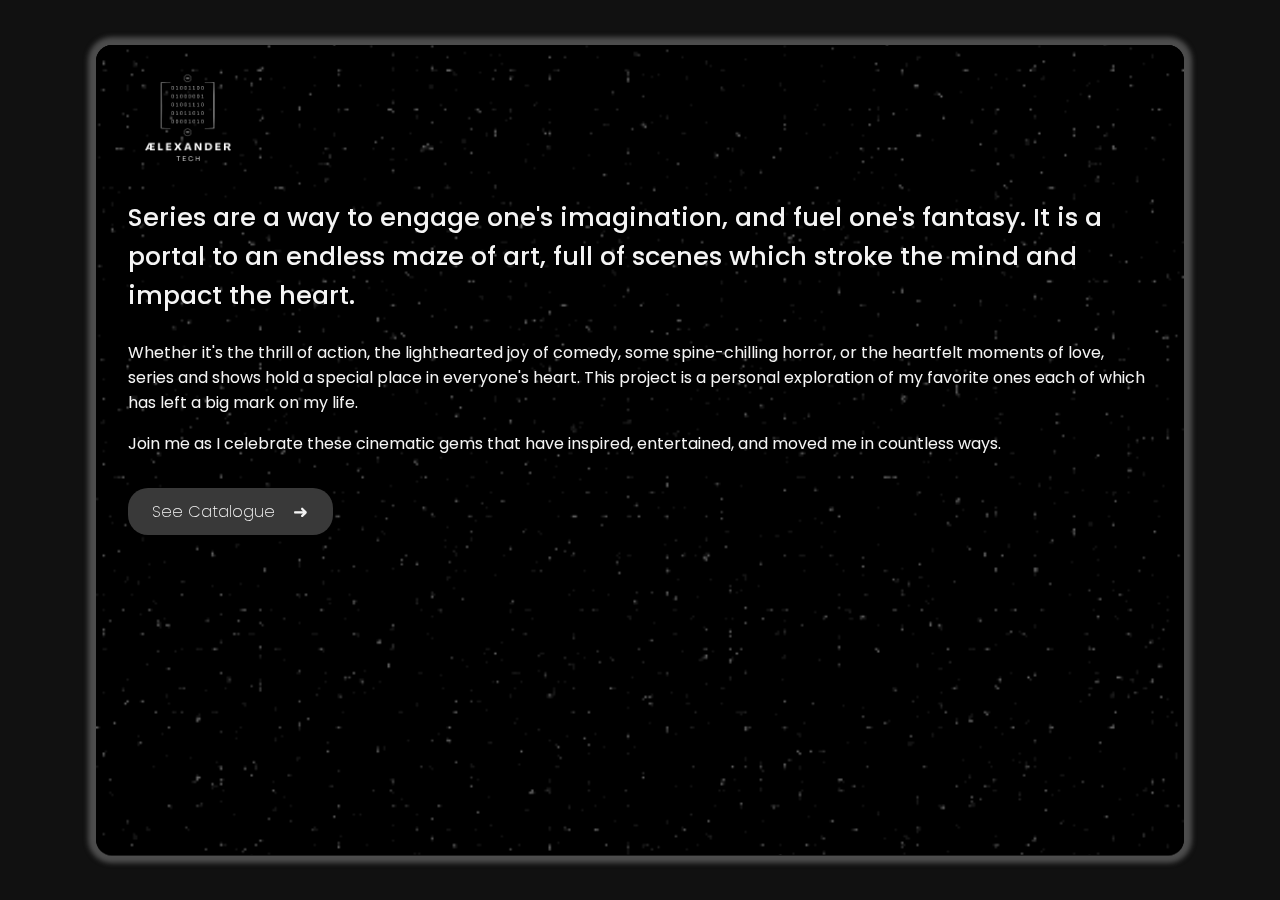
<file: index.html>
<!DOCTYPE html>
<html lang="en">
    <head>
        <meta charset="UTF-8">
        <meta name="viewport" content="width=device-width, initial-scale=1.0">
        <link rel = "stylesheet" href = "./css/main.css"> <!-- main design -->
        <link rel = "stylesheet" href = "./css/fonts.css"> <!-- font definitions -->
        <link rel="preconnect" href="https://fonts.googleapis.com">
        <link rel="preconnect" href="https://fonts.gstatic.com" crossorigin>
        <link href="https://fonts.googleapis.com/css2?family=Nunito:ital,wght@0,200..1000;1,200..1000&family=Poppins:ital,wght@0,100;0,200;0,300;0,400;0,500;0,600;0,700;0,800;0,900;1,100;1,200;1,300;1,400;1,500;1,600;1,700;1,800;1,900&display=swap" rel="stylesheet">
        <style>
            .content-item {
                background-image:url('./assets/starry-sky.gif');  /* Edit this per page.*/
            }

            .dark-container {
                background-color: #00000098; /*adjust here for container brightness/darkness. Higher values at the end darkens more the container. */
                height: inherit;
                padding-bottom: 1px;
            }
        </style>
    </head>
<body class = "poppins-extralight">
    <div class = "content-item">
        <div class = "dark-container">
            <section class = "navbar">
                <div class = "navbar-item-1">
                    <a href = "index.html">
                        <img src = "assets/aelexander-white-nobg.png" width = "120" height = "120" />
                    </a>
                </div>
            </section>
            <section class = "content">  
                <p class = "heading poppins-medium"> Series are a way to engage one's imagination, and fuel one's fantasy. It is a portal to
                    an endless maze of art, full of scenes which stroke the mind and impact the heart. </p>
                    
                <p> Whether it's the thrill of action, the lighthearted joy of comedy, some spine-chilling horror,  
                    or the heartfelt moments of love, series and shows hold a special place in everyone's heart. 
                    This project is a personal exploration of my favorite ones 
                    each of which has left a big mark on my life. </p>
                    
                <p> Join me as I celebrate these cinematic gems that have inspired, entertained, and moved me 
                    in countless ways.</p>    

                <a id = "catalogue-link" href = "catalogue.html"> 
                    See Catalogue 
                    <span id = "catalogue-link" style = "margin-left: 6px; font-size: 1.10rem;"> ➜ </span>                
                </a>     
            </section>
        </div>
    </div>
</body>
</file>
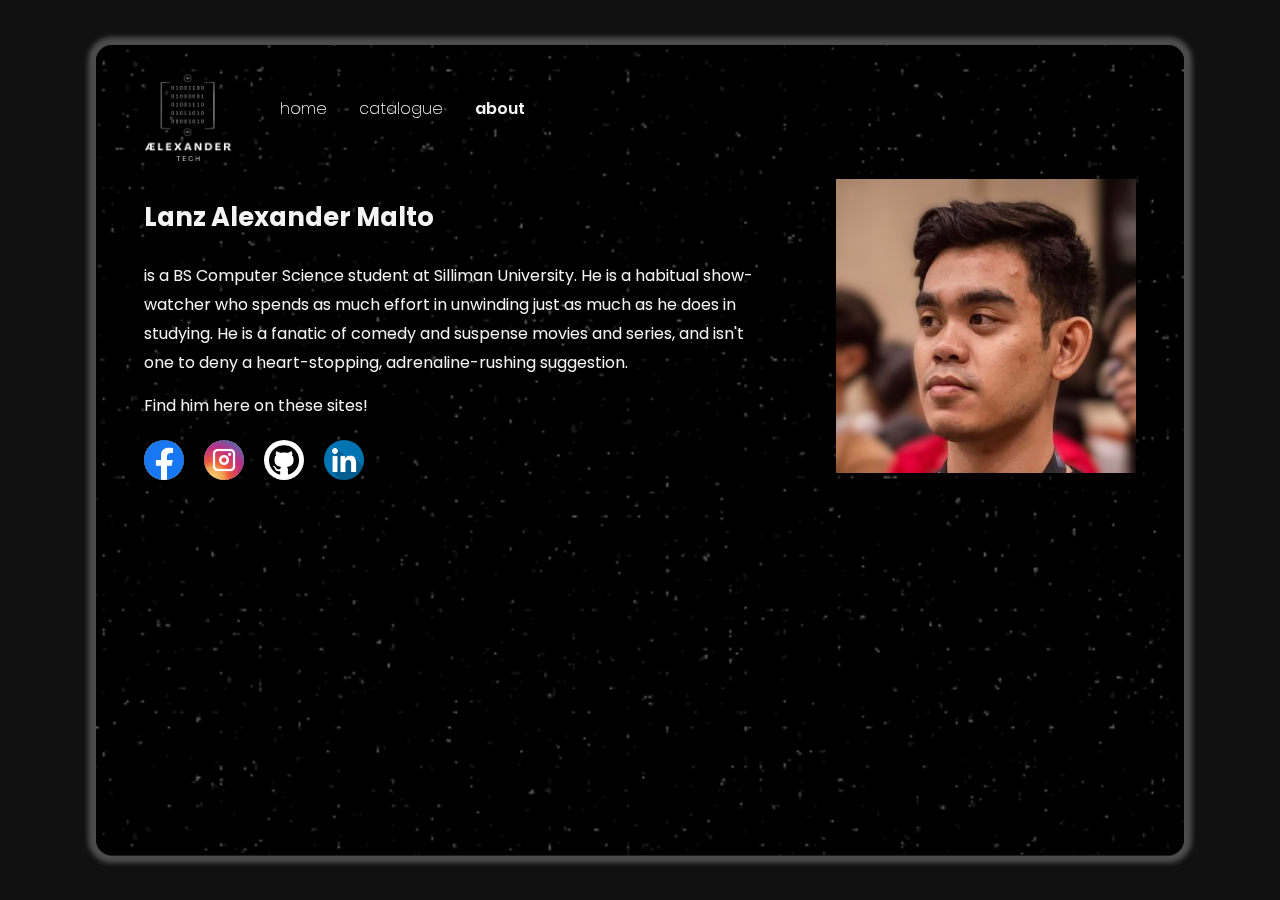
<file: about.html>
<!DOCTYPE html>
<html lang="en">
    <head>
        <meta charset="UTF-8">
        <meta name="viewport" content="width=device-width, initial-scale=1.0">
        <link rel = "stylesheet" href = "./css/main.css"> <!-- main design -->
        <link rel = "stylesheet" href = "./css/fonts.css"> <!-- font definitions -->
        <link rel="preconnect" href="https://fonts.googleapis.com">
        <link rel="preconnect" href="https://fonts.gstatic.com" crossorigin>
        <link href="https://fonts.googleapis.com/css2?family=Nunito:ital,wght@0,200..1000;1,200..1000&family=Poppins:ital,wght@0,100;0,200;0,300;0,400;0,500;0,600;0,700;0,800;0,900;1,100;1,200;1,300;1,400;1,500;1,600;1,700;1,800;1,900&display=swap" rel="stylesheet">
        <style>
            .content-item {
                background-image:url('./assets/starry-sky.gif');  /* Edit this per page.*/
            }

            .dark-container {
                background-color: #00000098; /*adjust here for container brightness/darkness. Higher values at the end darkens more the container. */
                height: inherit;
                padding-bottom: 1px;
            }

            div.icon-group>div:nth-child(1) { background-image: url('./assets/fb-icon.png'); }
            div.icon-group>div:nth-child(2) { background-image: url('./assets/ig-icon.png'); }
            div.icon-group>div:nth-child(3) { background-image: url('./assets/gh-icon.png'); }
            div.icon-group>div:nth-child(4) { background-image: url('./assets/li-icon.png'); }

            div.icon-group > div:hover {transform: scale(1.15);}
        </style>
    </head>
<body class = "poppins-extralight">
    <div class = "content-item">
        <div class = "dark-container">
            <section class = "navbar">
                <div class = "navbar-item-1">
                    <a href = "index.html">
                        <img src = "assets/aelexander-white-nobg.png" width = "120" height = "120" />
                    </a>
                </div>
                <div class = "navbar-item-2"><a href = "index.html">home</a></div>
                <div class = "navbar-item-3" style = "display: flex; gap: 10px;">
                    <a href = "catalogue.html" class = "navbar-item-3">catalogue</a>    
                </div>
                <div class = "navbar-item-4"><a href = "about.html" class = "active">about</a></div>
            </section>
            <section class = "content about-content" style = "padding: 0 1rem;">  
                <img src = "./assets/lanz.jpg" height = "75%" width = "300" alt = "An image of Lanz Alexander Malto."/>
                <div class = "text">
                    <p class = "heading"> Lanz Alexander Malto </p>
                        
                    <p style = "line-height: 1.8;"> is a BS Computer Science student at Silliman University. He is a habitual show-watcher who spends 
                        as much effort in unwinding just as much as he does in studying. He is a fanatic of comedy and 
                        suspense movies and series, and isn't one to deny a heart-stopping, adrenaline-rushing suggestion. </p>
                        
                    <p> Find him here on these sites! </p>
                    
                    <div class = "icon-group" style = "padding-top: 6px;">
                        <div class="item-1">
                            <a href = "https://www.facebook.com/Lance.the.Gallade"></a>
                        </div>
                        <div class="item-2">
                            <a href = "https://www.instagram.com/saccharine__7393?igsh=M3J6Znh5Z2dqdjZu"></a>
                        </div>
                        <div class="item-3">
                            <a href = "https://github.com/8-MrAlex-8"></a>
                        </div>
                        <div class="item-4">
                            <a href = "https://www.linkedin.com/in/lanz-alexander-malto/"></a>
                        </div>
                    </div>
                </div>
            </section>
        </div>
    </div>
</body>
</file>
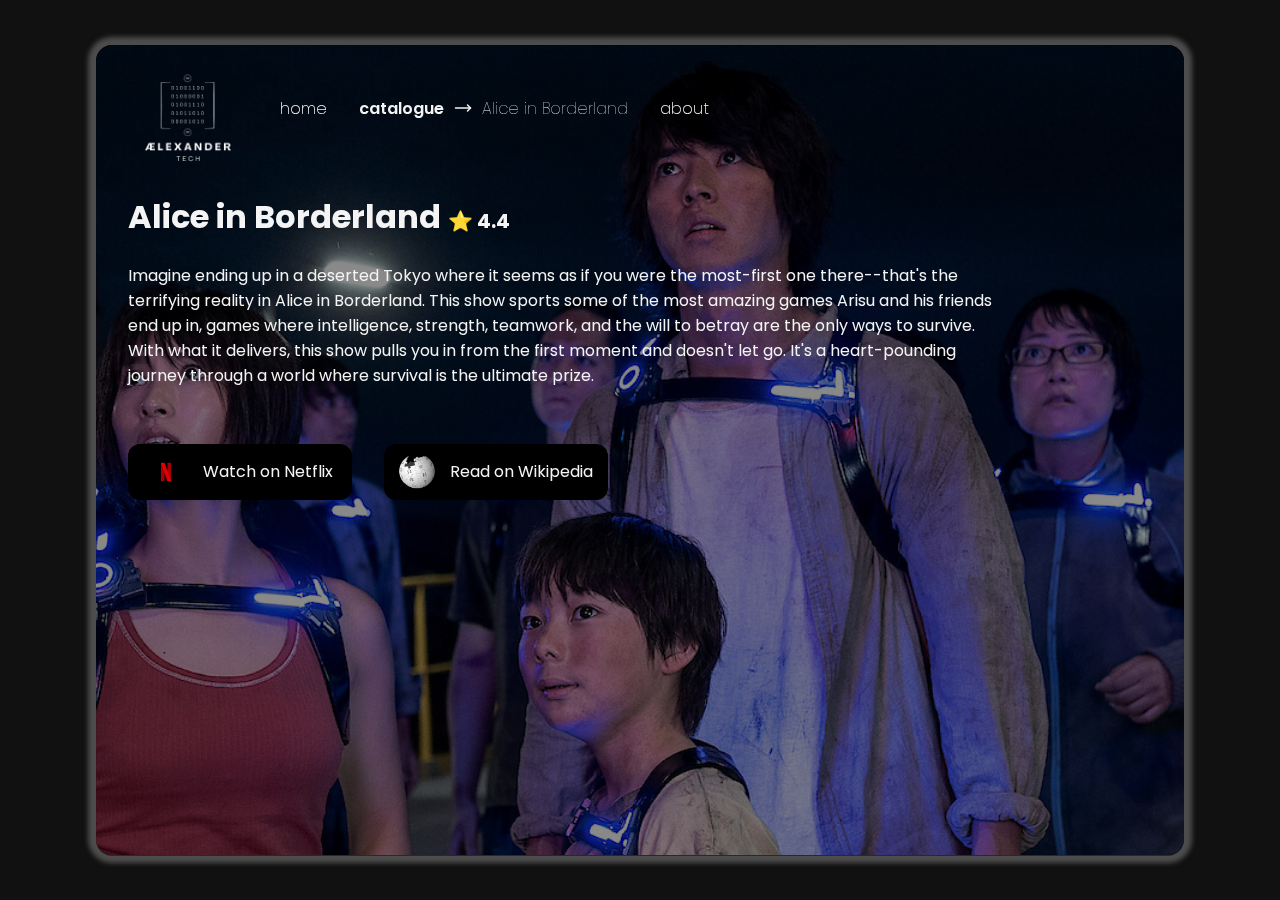
<file: alice-borderland.html>
<!DOCTYPE html>
<html lang="en">
    <head>
        <meta charset="UTF-8">
        <meta name="viewport" content="width=device-width, initial-scale=1.0">
        <title>Movie Ranking</title>
        <link rel = "stylesheet" href = "./css/main.css"> <!-- main design -->
        <link rel = "stylesheet" href = "./css/fonts.css"> <!-- font definitions -->
        <link rel="preconnect" href="https://fonts.googleapis.com">
        <link rel="preconnect" href="https://fonts.gstatic.com" crossorigin>
        <link href="https://fonts.googleapis.com/css2?family=Nunito:ital,wght@0,200..1000;1,200..1000&family=Poppins:ital,wght@0,100;0,200;0,300;0,400;0,500;0,600;0,700;0,800;0,900;1,100;1,200;1,300;1,400;1,500;1,600;1,700;1,800;1,900&display=swap" rel="stylesheet">
        <style>
            .content-item {
                background-image:url('./assets/alice-borderland-cover.jpg');  /* Edit this per page.*/
            }

            .dark-container {
                background-color: #00000075; /*adjust here for container brightness/darkness. Higher values at the end darkens more the container. */
                height: inherit;
                padding-bottom: 1px;
            }
        </style>
    </head>
<body class = "poppins-extralight">
    <div class = "content-item">
        <div class = "dark-container">
            <section class = "navbar">
                <div class = "navbar-item-1">
                    <a href = "index.html">
                        <img src = "assets/aelexander-white-nobg.png" width = "120" height = "120" />
                    </a>
                </div>
                <div class = "navbar-item-2"><a href = "index.html">home</a></div>
                <div class = "navbar-item-3" style = "display: flex; gap: 10px;">
                    <a href = "catalogue.html" class = "navbar-item-3 active">catalogue</a>    
                    <svg xmlns="http://www.w3.org/2000/svg" width="18" height="24" viewBox="0 0 24 24" fill="none" stroke="currentColor" stroke-width="2" stroke-linecap="round" stroke-linejoin="round" class="lucide lucide-move-right"><path d="M18 8L22 12L18 16"/><path d="M2 12H22"/></svg>                    
                    <div class = "current-show">Alice in Borderland</div>
                </div>
                <div class = "navbar-item-4"><a href = "about.html">about</a></div>
            </section>
            <section class = "body">  
                <h1 class = "title"> Alice in Borderland <span id = "ranking"> ⭐ 4.4 </span></h1>
                <p class = "synopsis">
                    Imagine ending up in a deserted Tokyo where it seems as if you were the most-first 
                    one there--that's the terrifying reality in Alice in Borderland. This show sports
                    some of the most amazing games Arisu and his friends end up in, games where 
                    intelligence, strength, teamwork, and the will to betray are the only ways to survive. 
                    With what it delivers, this show pulls you in from the first moment and doesn't let go. 
                    It's a heart-pounding journey through a world where survival is the ultimate prize.
                </p>
            </section>
            <section class = "button-group">
                <div class = "button-container-netflix">
                    <div class = "button-logo-netflix"></div>
                    <p><a href = "https://www.netflix.com/ph-en/title/80200575" target="_blank">Watch on Netflix</a></p>
                </div>
                <div class = "button-container-wikipedia">
                    <div class = "button-logo-wikipedia"></div>
                    <p><a href = "https://en.wikipedia.org/wiki/Alice_in_Borderland_(TV_series)" target="_blank">Read on Wikipedia</a></p>
                </div>
            </section>
        </div>
    </div>
</body>
</html>
</file>
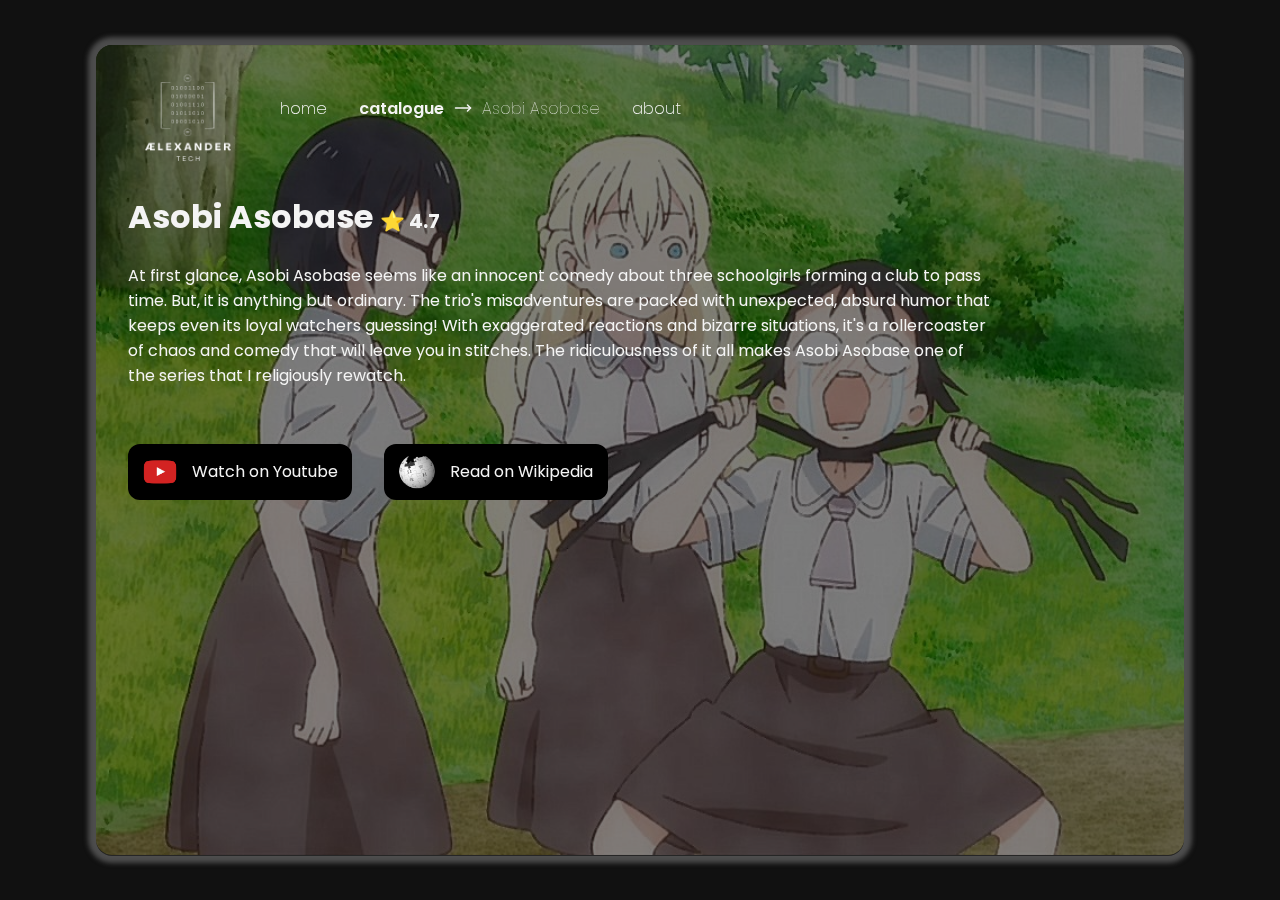
<file: asobi-asobase.html>
<!DOCTYPE html>
<html lang="en">
    <head>
        <meta charset="UTF-8">
        <meta name="viewport" content="width=device-width, initial-scale=1.0">
        <title>Movie Ranking</title>
        <link rel = "stylesheet" href = "./css/main.css"> <!-- main design -->
        <link rel = "stylesheet" href = "./css/fonts.css"> <!-- font definitions -->
        <link rel="preconnect" href="https://fonts.googleapis.com">
        <link rel="preconnect" href="https://fonts.gstatic.com" crossorigin>
        <link href="https://fonts.googleapis.com/css2?family=Nunito:ital,wght@0,200..1000;1,200..1000&family=Poppins:ital,wght@0,100;0,200;0,300;0,400;0,500;0,600;0,700;0,800;0,900;1,100;1,200;1,300;1,400;1,500;1,600;1,700;1,800;1,900&display=swap" rel="stylesheet">
        <style>
            .content-item {
                background-image:url('./assets/asobi-asobase-cover.jpg');  /* Edit this per page.*/
            }

            .dark-container {
                background-color: #00000080; /*adjust here for container brightness/darkness. Higher values at the end darkens more the container. */
                height: inherit;
                padding-bottom: 1px;
            }
        </style>
    </head>
<body class = "poppins-extralight">
    <div class = "content-item">
        <div class = "dark-container">
            <section class = "navbar">
                <div class = "navbar-item-1">
                    <a href = "index.html">
                        <img src = "assets/aelexander-white-nobg.png" width = "120" height = "120" />
                    </a>
                </div>
                <div class = "navbar-item-2"><a href = "index.html">home</a></div>
                <div class = "navbar-item-3" style = "display: flex; gap: 10px;">
                    <a href = "catalogue.html" class = "navbar-item-3 active">catalogue</a>    
                    <svg xmlns="http://www.w3.org/2000/svg" width="18" height="24" viewBox="0 0 24 24" fill="none" stroke="currentColor" stroke-width="2" stroke-linecap="round" stroke-linejoin="round" class="lucide lucide-move-right"><path d="M18 8L22 12L18 16"/><path d="M2 12H22"/></svg>                    
                    <div class = "current-show">Asobi Asobase</div>
                </div>
                <div class = "navbar-item-4"><a href = "about.html">about</a></div>
            </section>
            <section class = "body">  
                <h1 class = "title"> Asobi Asobase <span id = "ranking"> ⭐ 4.7 </span></h1>
                <p class = "synopsis">
                    At first glance, Asobi Asobase seems like an innocent comedy about three schoolgirls 
                    forming a club to pass time. But, it is anything but ordinary. The trio's 
                    misadventures are packed with unexpected, absurd humor that keeps even its loyal
                    watchers guessing! With exaggerated reactions and bizarre situations, 
                    it's a rollercoaster of chaos and comedy that will leave you in stitches. 
                    The ridiculousness of it all makes Asobi Asobase one of the series that I 
                    religiously rewatch.
                </p>
            </section>
            <section class = "button-group">
                <div class = "button-container-youtube">
                    <div class = "button-logo-youtube"></div>
                    <p><a href = "https://www.youtube.com/watch?v=fBV2CyOfbQM" target="_blank">Watch on Youtube</a></p>
                </div>
                <div class = "button-container-wikipedia">
                    <div class = "button-logo-wikipedia"></div>
                    <p><a href = "https://en.wikipedia.org/wiki/Asobi_Asobase" target="_blank">Read on Wikipedia</a></p>
                </div>
            </section>
        </div>
    </div>
</body>
</html>
</file>
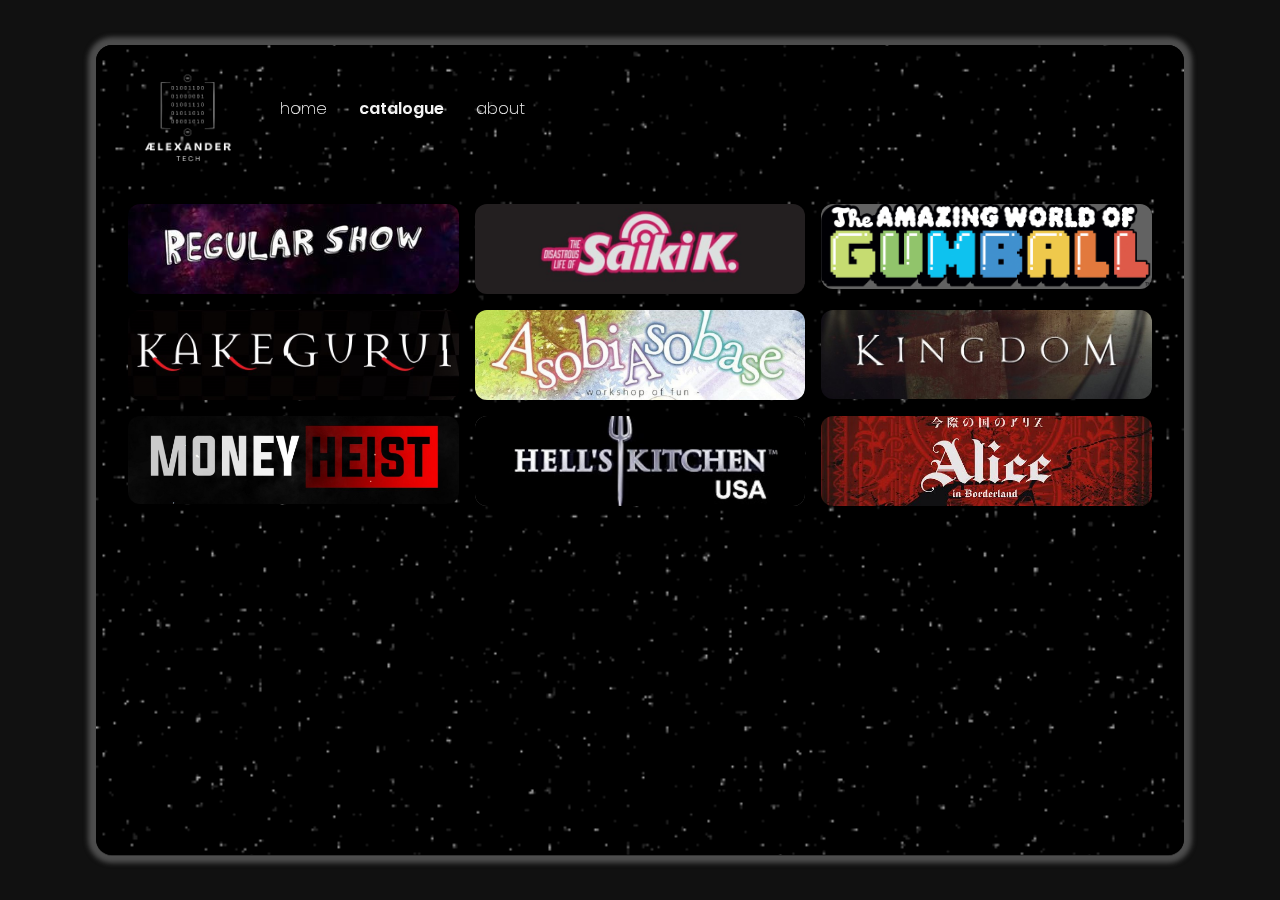
<file: catalogue.html>
<!DOCTYPE html>
<html lang="en">
    <head>
        <meta charset="UTF-8">
        <meta name="viewport" content="width=device-width, initial-scale=1.0">
        <link rel = "stylesheet" href = "./css/main.css"> <!-- main design -->
        <link rel = "stylesheet" href = "./css/fonts.css"> <!-- font definitions -->
        <link rel="preconnect" href="https://fonts.googleapis.com">
        <link rel="preconnect" href="https://fonts.gstatic.com" crossorigin>
        <link href="https://fonts.googleapis.com/css2?family=Nunito:ital,wght@0,200..1000;1,200..1000&family=Poppins:ital,wght@0,100;0,200;0,300;0,400;0,500;0,600;0,700;0,800;0,900;1,100;1,200;1,300;1,400;1,500;1,600;1,700;1,800;1,900&display=swap" rel="stylesheet">
        <style>
            .content-item {
                background-image:url('./assets/starry-sky.gif');  /* Edit this per page.*/
            }

            .dark-container {
                background-color: #00000050; /*adjust here for container brightness/darkness. Higher values at the end darkens more the container. */
                height: inherit;
                padding-bottom: 1px;
            }
        </style>
    </head>
<body class = "poppins-extralight">
    <div class = "content-item">
        <div class = "dark-container">
            <section class = "navbar">
                <div class = "navbar-item-1">
                    <a href = "index.html">
                        <img src = "assets/aelexander-white-nobg.png" width = "120" height = "120" />
                    </a>
                </div>
                <div class = "navbar-item-2"><a href = "index.html">home</a></div>
                <div class = "navbar-item-3"><a href = "catalogue.html" class = "active">catalogue</a></div>
                <div class = "navbar-item-4"><a href = "about.html">about</a></div>
            </section>
            <section class = "content catalogue-grid">  
                <div class="grid-item-1">
                    <a href = "./regular-show.html">
                        <img src = "./assets/regular-title.jpg"/>
                    </a>
                </div>
                <div class="grid-item-1">
                    <a href = "./saiki-k.html">
                        <img src = "./assets/saiki-title.jpg"/>
                    </a>
                </div>
                <div class="grid-item-1">
                    <a href = "./gumball.html">
                        <img src = "./assets/gumball-title.png"/>
                    </a>
                </div>
                <div class="grid-item-1">
                    <a href = "./kakegurui.html">
                        <img src = "./assets/kakegurui-title.jpg"/>
                    </a>
                </div>
                <div class="grid-item-1">
                    <a href = "./asobi-asobase.html">
                        <img src = "./assets/asobi-title.jpg"/>
                    </a>
                </div>
                <div class="grid-item-1">
                    <a href = "./kingdom.html">
                        <img src = "./assets/kingdom-title.jpg"/>
                    </a>
                </div>
                <div class="grid-item-1">
                    <a href = "./money-heist.html">
                        <img src = "./assets/money-title.jpg"/>
                    </a>
                </div>
                <div class="grid-item-1">
                    <a href = "./hells-kitchen.html">
                        <img src = "./assets/hell-title.png"/>
                    </a>
                </div>
                <div class="grid-item-1">
                    <a href = "./alice-borderland.html">
                        <img src = "./assets/alice-title.jpg"/>
                    </a>
                </div>
            </section>
        </div>
    </div>
</body>
</file>
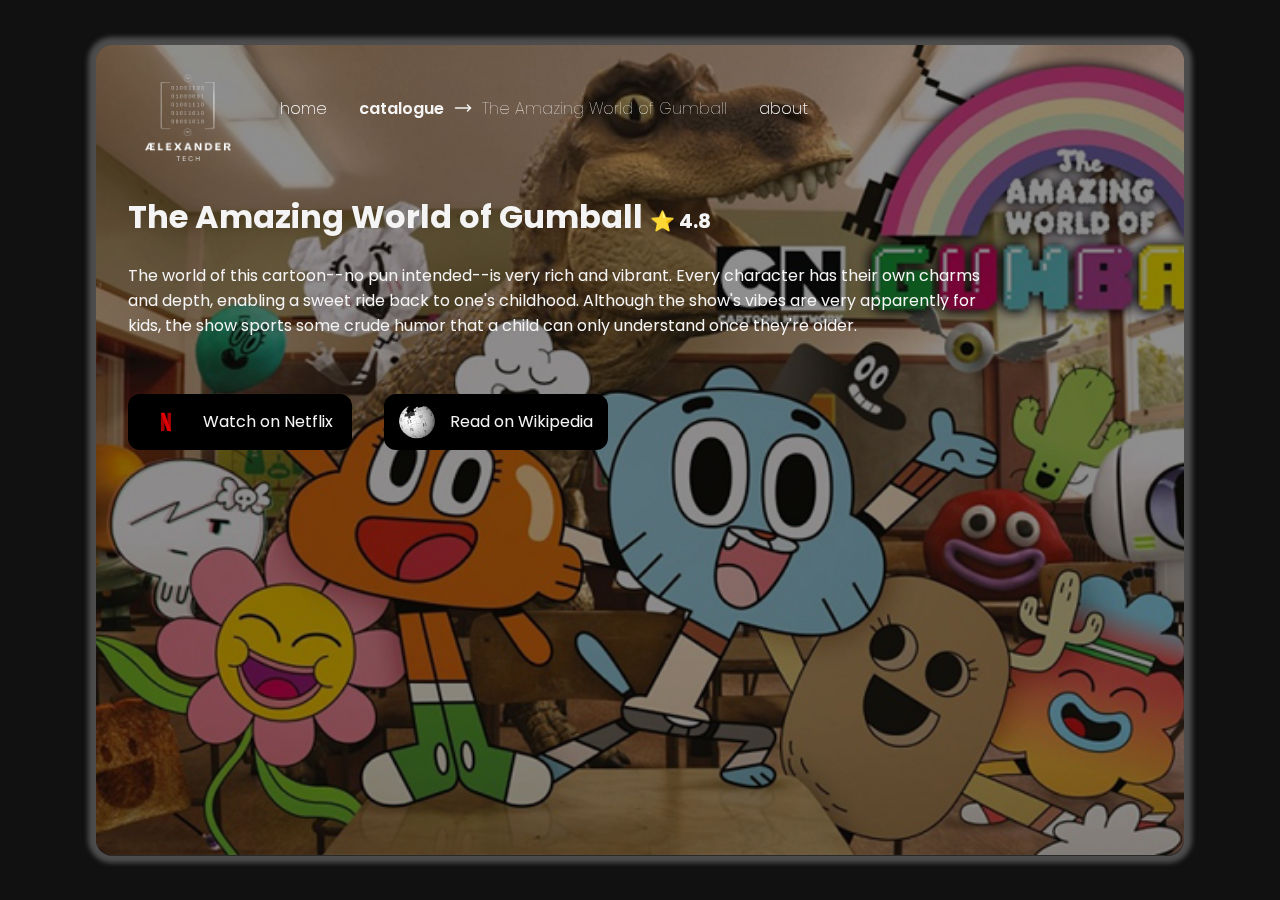
<file: gumball.html>
<!DOCTYPE html>
<html lang="en">
    <head>
        <meta charset="UTF-8">
        <meta name="viewport" content="width=device-width, initial-scale=1.0">
        <title>Movie Ranking</title>
        <link rel = "stylesheet" href = "./css/main.css"> <!-- main design -->
        <link rel = "stylesheet" href = "./css/fonts.css"> <!-- font definitions -->
        <link rel="preconnect" href="https://fonts.googleapis.com">
        <link rel="preconnect" href="https://fonts.gstatic.com" crossorigin>
        <link href="https://fonts.googleapis.com/css2?family=Nunito:ital,wght@0,200..1000;1,200..1000&family=Poppins:ital,wght@0,100;0,200;0,300;0,400;0,500;0,600;0,700;0,800;0,900;1,100;1,200;1,300;1,400;1,500;1,600;1,700;1,800;1,900&display=swap" rel="stylesheet">
        <style>
            .content-item {
                background-image:url('assets/the-amazing-cover.jpg');  
            }

            .dark-container {
                background-color: #00000070; /*adjust here for container brightness/darkness. Higher values at the end darkens more the container. */
                height: inherit;
                padding-bottom: 1px;
            }
        </style>
    </head>
<body class = "poppins-extralight">
    <div class = "content-item">
        <div class = "dark-container">
            <section class = "navbar">
                <div class = "navbar-item-1">
                    <a href = "index.html">
                        <img src = "assets/aelexander-white-nobg.png" width = "120" height = "120" />
                    </a>
                </div>
                <div class = "navbar-item-2"><a href = "index.html">home</a></div>
                <div class = "navbar-item-3" style = "display: flex; gap: 10px;">
                    <a href = "catalogue.html" class = "navbar-item-3 active">catalogue</a>    
                    <svg xmlns="http://www.w3.org/2000/svg" width="18" height="24" viewBox="0 0 24 24" fill="none" stroke="currentColor" stroke-width="2" stroke-linecap="round" stroke-linejoin="round" class="lucide lucide-move-right"><path d="M18 8L22 12L18 16"/><path d="M2 12H22"/></svg>                    
                    <div class = "current-show">The Amazing World of Gumball</div>
                </div>
                <div class = "navbar-item-4"><a href = "about.html">about</a></div>
            </section>
            <section class = "body">  
                <h1 class = "title"> The Amazing World of Gumball <span id = "ranking"> ⭐ 4.8 </span></h1>
                <p class = "synopsis"> 
                    The world of this cartoon--no pun intended--is very rich and vibrant. Every 
                    character has their own charms and depth, enabling a sweet ride back to
                    one's childhood. Although the show's vibes are very apparently for kids, the
                    show sports some crude humor that a child can only understand once they're older.
                </p>
            </section>
            <section class = "button-group">
                <div class = "button-container-netflix">
                    <div class = "button-logo-netflix"></div>
                    <p><a href = "https://www.netflix.com/ph-en/title/70243420">Watch on Netflix</a></p>
                </div>
                <div class = "button-container-wikipedia">
                    <div class = "button-logo-wikipedia"></div>
                    <p><a href = "https://en.wikipedia.org/wiki/The_Amazing_World_of_Gumball">Read on Wikipedia</a></p>
                </div>
            </section>
        </div>
    </div>
</body>
</html>
</file>
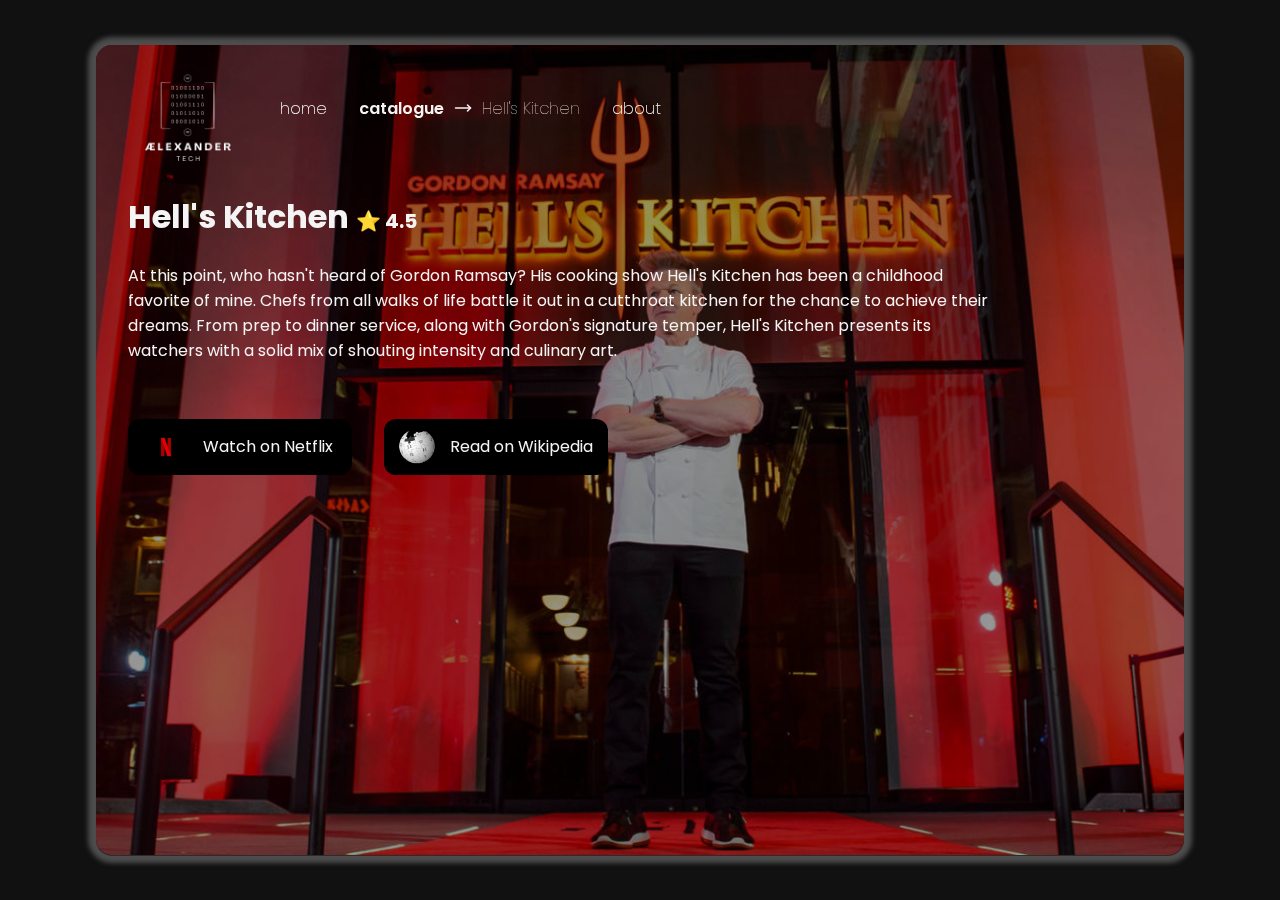
<file: hells-kitchen.html>
<!DOCTYPE html>
<html lang="en">
    <head>
        <meta charset="UTF-8">
        <meta name="viewport" content="width=device-width, initial-scale=1.0">
        <title>Movie Ranking</title>
        <link rel = "stylesheet" href = "./css/main.css"> <!-- main design -->
        <link rel = "stylesheet" href = "./css/fonts.css"> <!-- font definitions -->
        <link rel="preconnect" href="https://fonts.googleapis.com">
        <link rel="preconnect" href="https://fonts.gstatic.com" crossorigin>
        <link href="https://fonts.googleapis.com/css2?family=Nunito:ital,wght@0,200..1000;1,200..1000&family=Poppins:ital,wght@0,100;0,200;0,300;0,400;0,500;0,600;0,700;0,800;0,900;1,100;1,200;1,300;1,400;1,500;1,600;1,700;1,800;1,900&display=swap" rel="stylesheet">
        <style>
            .content-item {
                background-image:url('./assets/hells-kitchen-cover.jpg');  /* Edit this per page.*/
            }

            .dark-container {
                background-color: #00000068; /*adjust here for container brightness/darkness. Higher values at the end darkens more the container. */
                height: inherit;
                padding-bottom: 1px;
            }
        </style>
    </head>
<body class = "poppins-extralight">
    <div class = "content-item">
        <div class = "dark-container">
            <section class = "navbar">
                <div class = "navbar-item-1">
                    <a href = "index.html">
                        <img src = "assets/aelexander-white-nobg.png" width = "120" height = "120" />
                    </a>
                </div>
                <div class = "navbar-item-2"><a href = "index.html">home</a></div>
                <div class = "navbar-item-3" style = "display: flex; gap: 10px;">
                    <a href = "catalogue.html" class = "navbar-item-3 active">catalogue</a>    
                    <svg xmlns="http://www.w3.org/2000/svg" width="18" height="24" viewBox="0 0 24 24" fill="none" stroke="currentColor" stroke-width="2" stroke-linecap="round" stroke-linejoin="round" class="lucide lucide-move-right"><path d="M18 8L22 12L18 16"/><path d="M2 12H22"/></svg>                    
                    <div class = "current-show">Hell's Kitchen</div>
                </div>
                <div class = "navbar-item-4"><a href = "about.html">about</a></div>
            </section>
            <section class = "body">  
                <h1 class = "title"> Hell's Kitchen <span id = "ranking"> ⭐ 4.5 </span></h1>
                <p class = "synopsis">
                    At this point, who hasn't heard of Gordon Ramsay? His cooking show Hell's Kitchen
                    has been a childhood favorite of mine. Chefs from all walks of life battle it 
                    out in a cutthroat kitchen for the chance to achieve their dreams. 
                    From prep to dinner service, along with Gordon's signature temper, Hell's Kitchen 
                    presents its watchers with a solid mix of shouting intensity and culinary art.
                </p>
            </section>
            <section class = "button-group">
                <div class = "button-container-netflix">
                    <div class = "button-logo-netflix"></div>
                    <p><a href = "https://www.netflix.com/title/70155551" target="_blank">Watch on Netflix</a></p>
                </div>
                <div class = "button-container-wikipedia">
                    <div class = "button-logo-wikipedia"></div>
                    <p><a href = "https://en.wikipedia.org/wiki/Hell%27s_Kitchen_(American_TV_series)" target="_blank">Read on Wikipedia</a></p>
                </div>
            </section>
        </div>
    </div>
</body>
</html>
</file>
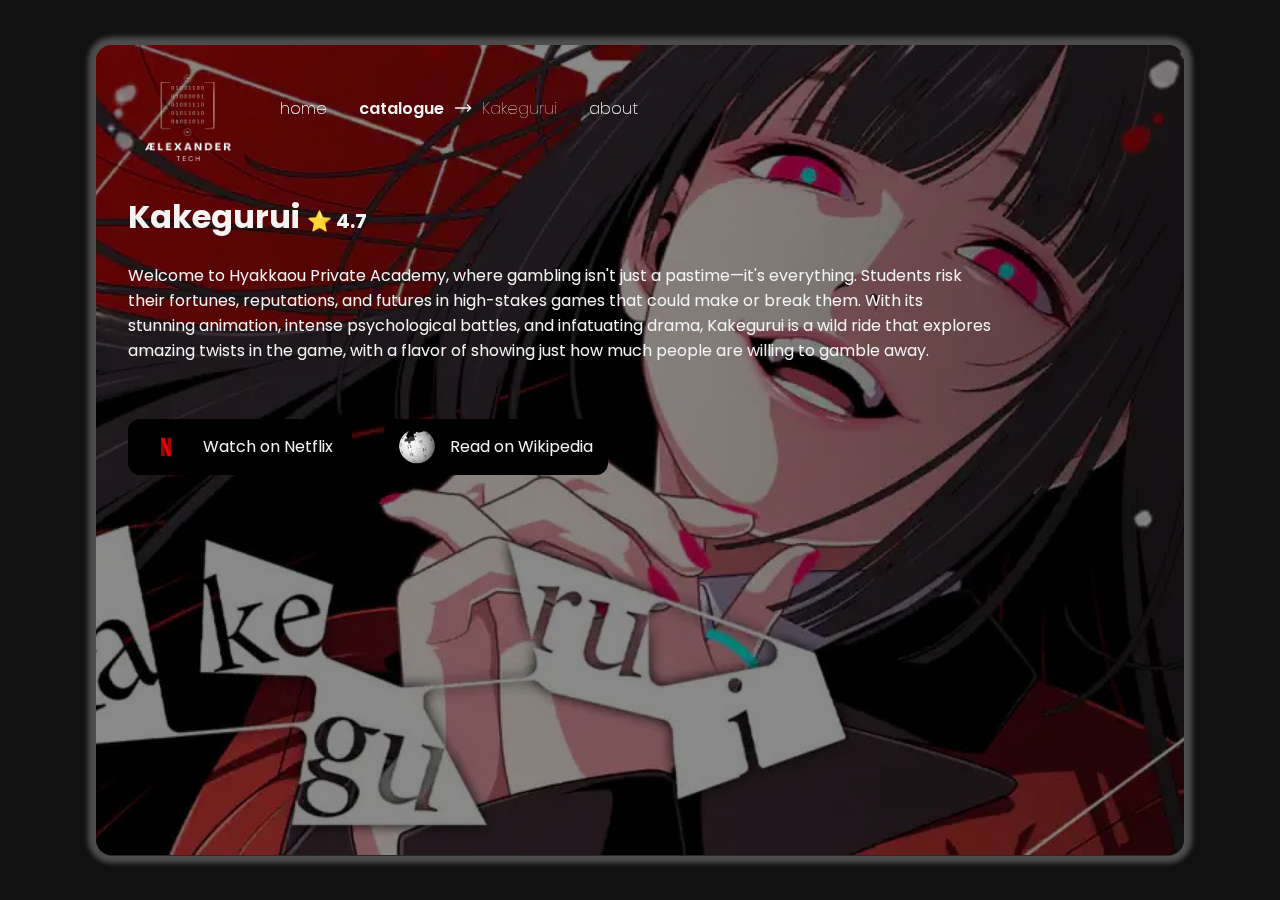
<file: kakegurui.html>
<!DOCTYPE html>
<html lang="en">
    <head>
        <meta charset="UTF-8">
        <meta name="viewport" content="width=device-width, initial-scale=1.0">
        <title>Movie Ranking</title>
        <link rel = "stylesheet" href = "./css/main.css"> <!-- main design -->
        <link rel = "stylesheet" href = "./css/fonts.css"> <!-- font definitions -->
        <link rel="preconnect" href="https://fonts.googleapis.com">
        <link rel="preconnect" href="https://fonts.gstatic.com" crossorigin>
        <link href="https://fonts.googleapis.com/css2?family=Nunito:ital,wght@0,200..1000;1,200..1000&family=Poppins:ital,wght@0,100;0,200;0,300;0,400;0,500;0,600;0,700;0,800;0,900;1,100;1,200;1,300;1,400;1,500;1,600;1,700;1,800;1,900&display=swap" rel="stylesheet">
        <style>
            .content-item {
                background-image:url('./assets/kakegurui-cover.jpg');  /* Edit this per page.*/
            }

            .dark-container {
                background-color: #00000075; /*adjust here for container brightness/darkness. Higher values at the end darkens more the container. */
                height: inherit;
                padding-bottom: 1px;
            }
        </style>
    </head>
<body class = "poppins-extralight">
    <div class = "content-item">
        <div class = "dark-container">
            <section class = "navbar">
                <div class = "navbar-item-1">
                    <a href = "index.html">
                        <img src = "assets/aelexander-white-nobg.png" width = "120" height = "120" />
                    </a>
                </div>
                <div class = "navbar-item-2"><a href = "index.html">home</a></div>
                <div class = "navbar-item-3" style = "display: flex; gap: 10px;">
                    <a href = "catalogue.html" class = "navbar-item-3 active">catalogue</a>    
                    <svg xmlns="http://www.w3.org/2000/svg" width="18" height="24" viewBox="0 0 24 24" fill="none" stroke="currentColor" stroke-width="2" stroke-linecap="round" stroke-linejoin="round" class="lucide lucide-move-right"><path d="M18 8L22 12L18 16"/><path d="M2 12H22"/></svg>                    
                    <div class = "current-show">Kakegurui</div>
                </div>
                <div class = "navbar-item-4"><a href = "about.html">about</a></div>
            </section>
            <section class = "body">  
                <h1 class = "title"> Kakegurui <span id = "ranking"> ⭐ 4.7 </span></h1>
                <p class = "synopsis">
                    Welcome to Hyakkaou Private Academy, where gambling isn't just a pastime—it's 
                    everything. Students risk their fortunes, reputations, and futures in high-stakes 
                    games that could make or break them. With its stunning animation, intense psychological 
                    battles, and infatuating drama, Kakegurui is a wild ride that explores amazing twists 
                    in the game, with a flavor of showing just how much people are willing to gamble away.
                </p>
            </section>
            <section class = "button-group">
                <div class = "button-container-netflix">
                    <div class = "button-logo-netflix"></div>
                    <p><a href = "https://www.netflix.com/title/80175351" target="_blank">Watch on Netflix</a></p>
                </div>
                <div class = "button-container-wikipedia">
                    <div class = "button-logo-wikipedia"></div>
                    <p><a href = "https://en.wikipedia.org/wiki/Kakegurui" target="_blank">Read on Wikipedia</a></p>
                </div>
            </section>
        </div>
    </div>
</body>
</html>
</file>
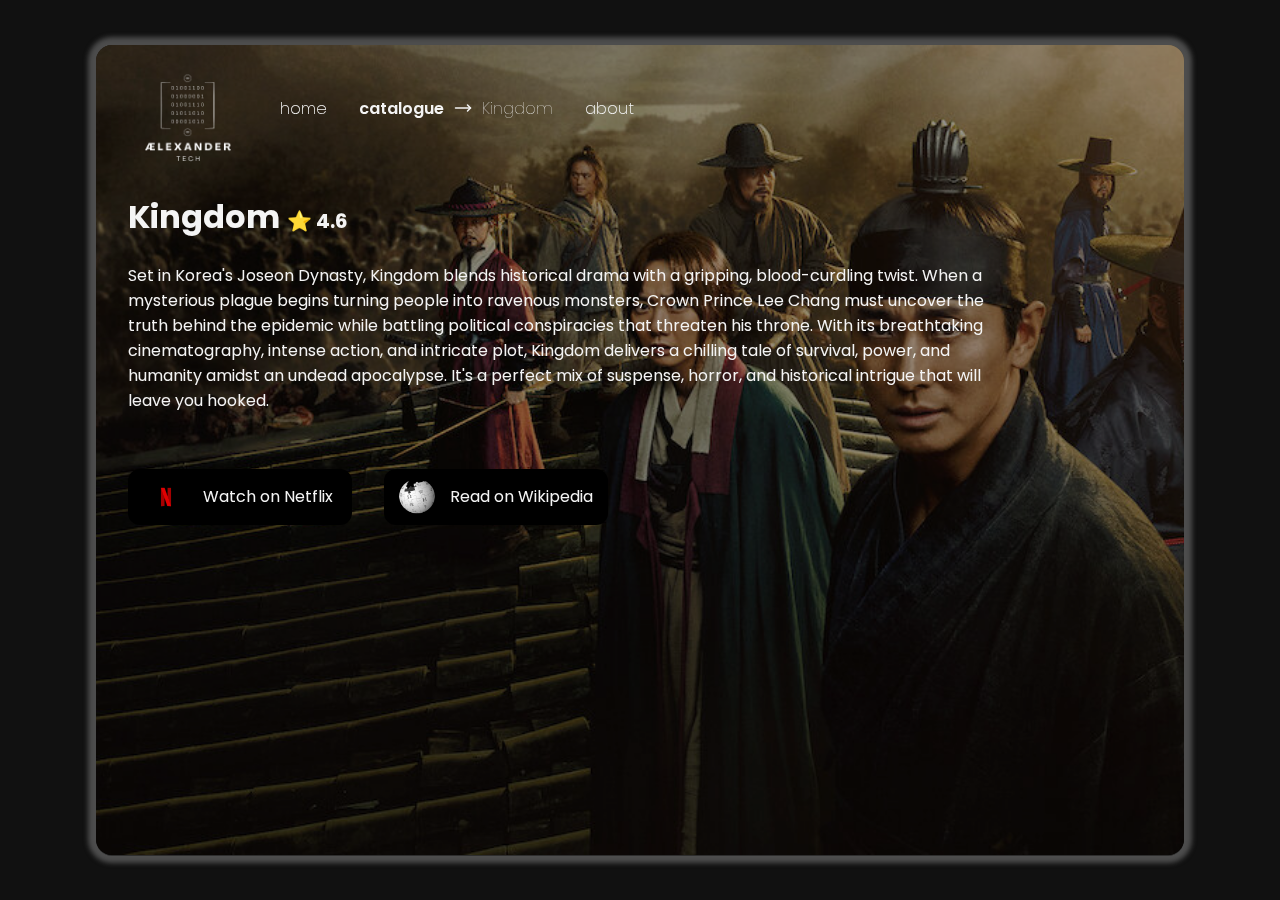
<file: kingdom.html>
<!DOCTYPE html>
<html lang="en">
    <head>
        <meta charset="UTF-8">
        <meta name="viewport" content="width=device-width, initial-scale=1.0">
        <title>Movie Ranking</title>
        <link rel = "stylesheet" href = "./css/main.css"> <!-- main design -->
        <link rel = "stylesheet" href = "./css/fonts.css"> <!-- font definitions -->
        <link rel="preconnect" href="https://fonts.googleapis.com">
        <link rel="preconnect" href="https://fonts.gstatic.com" crossorigin>
        <link href="https://fonts.googleapis.com/css2?family=Nunito:ital,wght@0,200..1000;1,200..1000&family=Poppins:ital,wght@0,100;0,200;0,300;0,400;0,500;0,600;0,700;0,800;0,900;1,100;1,200;1,300;1,400;1,500;1,600;1,700;1,800;1,900&display=swap" rel="stylesheet">
        <style>
            .content-item {
                background-image:url('./assets/kingdom-cover.jpg');  /* Edit this per page.*/
            }

            .dark-container {
                background-color: #00000065; /*adjust here for container brightness/darkness. Higher values at the end darkens more the container. */
                height: inherit;
                padding-bottom: 1px;
            }
        </style>
    </head>
<body class = "poppins-extralight">
    <div class = "content-item">
        <div class = "dark-container">
            <section class = "navbar">
                <div class = "navbar-item-1">
                    <a href = "index.html">
                        <img src = "assets/aelexander-white-nobg.png" width = "120" height = "120" />
                    </a>
                </div>
                <div class = "navbar-item-2"><a href = "index.html">home</a></div>
                <div class = "navbar-item-3" style = "display: flex; gap: 10px;">
                    <a href = "catalogue.html" class = "navbar-item-3 active">catalogue</a>    
                    <svg xmlns="http://www.w3.org/2000/svg" width="18" height="24" viewBox="0 0 24 24" fill="none" stroke="currentColor" stroke-width="2" stroke-linecap="round" stroke-linejoin="round" class="lucide lucide-move-right"><path d="M18 8L22 12L18 16"/><path d="M2 12H22"/></svg>                    
                    <div class = "current-show">Kingdom</div>
                </div>
                <div class = "navbar-item-4"><a href = "about.html">about</a></div>
            </section>
            <section class = "body">  
                <h1 class = "title"> Kingdom <span id = "ranking"> ⭐ 4.6 </span></h1>
                <p class = "synopsis">
                    Set in Korea's Joseon Dynasty, Kingdom blends historical drama with a gripping, 
                    blood-curdling twist. When a mysterious plague begins turning people into ravenous 
                    monsters, Crown Prince Lee Chang must uncover the truth behind the epidemic 
                    while battling political conspiracies that threaten his throne. With its breathtaking 
                    cinematography, intense action, and intricate plot, Kingdom delivers a chilling tale 
                    of survival, power, and humanity amidst an undead apocalypse. It's a perfect mix of 
                    suspense, horror, and historical intrigue that will leave you hooked.
                </p>
            </section>
            <section class = "button-group">
                <div class = "button-container-netflix">
                    <div class = "button-logo-netflix"></div>
                    <p><a href = "https://www.netflix.com/title/80180171" target="_blank">Watch on Netflix</a></p>
                </div>
                <div class = "button-container-wikipedia">
                    <div class = "button-logo-wikipedia"></div>
                    <p><a href = "https://en.wikipedia.org/wiki/Kingdom_(South_Korean_TV_series)" target="_blank">Read on Wikipedia</a></p>
                </div>
            </section>
        </div>
    </div>
</body>
</html>
</file>
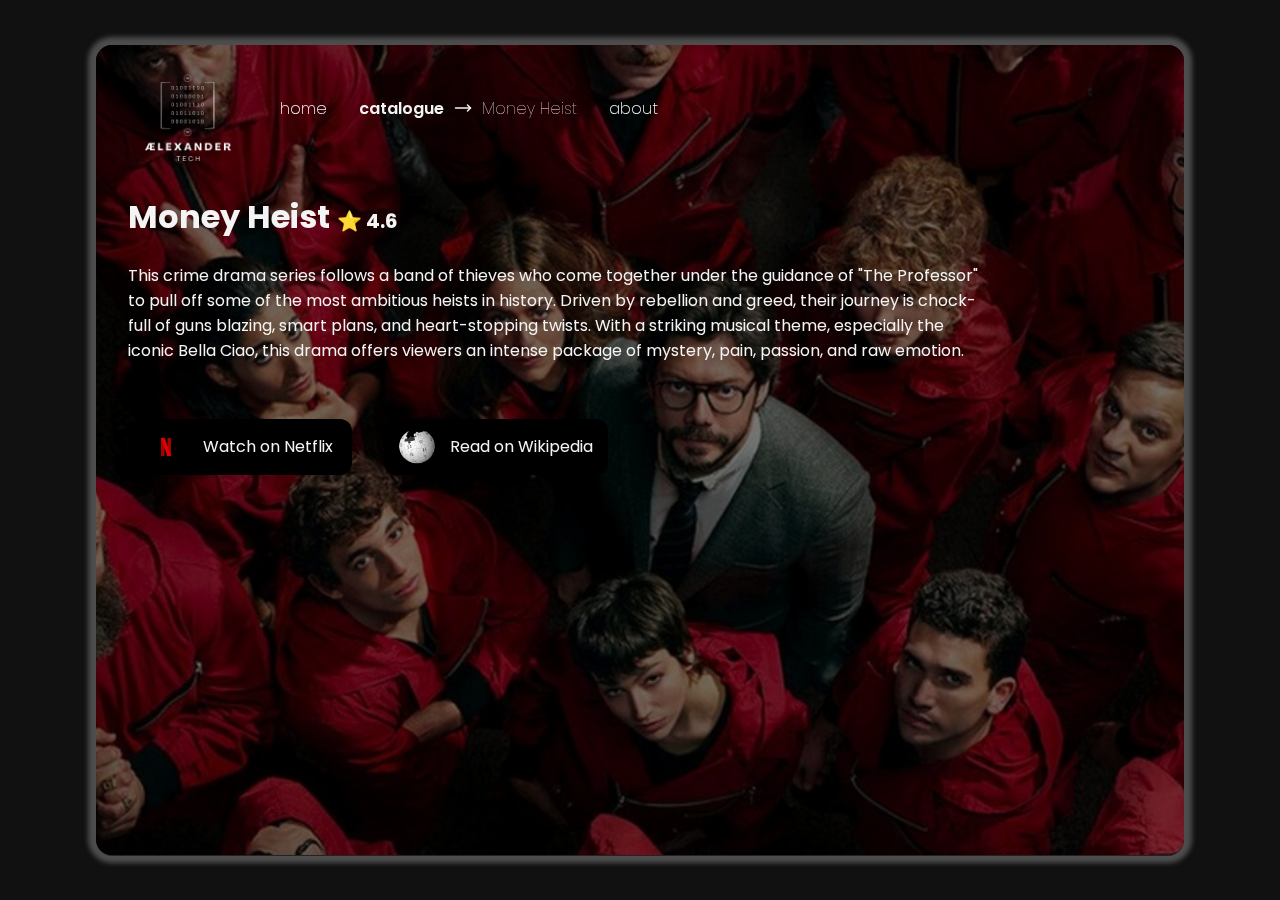
<file: money-heist.html>
<!DOCTYPE html>
<html lang="en">
    <head>
        <meta charset="UTF-8">
        <meta name="viewport" content="width=device-width, initial-scale=1.0">
        <title>Movie Ranking</title>
        <link rel = "stylesheet" href = "./css/main.css"> <!-- main design -->
        <link rel = "stylesheet" href = "./css/fonts.css"> <!-- font definitions -->
        <link rel="preconnect" href="https://fonts.googleapis.com">
        <link rel="preconnect" href="https://fonts.gstatic.com" crossorigin>
        <link href="https://fonts.googleapis.com/css2?family=Nunito:ital,wght@0,200..1000;1,200..1000&family=Poppins:ital,wght@0,100;0,200;0,300;0,400;0,500;0,600;0,700;0,800;0,900;1,100;1,200;1,300;1,400;1,500;1,600;1,700;1,800;1,900&display=swap" rel="stylesheet">
        <style>
            .content-item {
                background-image:url('./assets/money-heist-cover.jpg');  /* Edit this per page.*/
            }

            .dark-container {
                background-color: #00000088; /*adjust here for container brightness/darkness. Higher values at the end darkens more the container. */
                height: inherit;
                padding-bottom: 1px;
            }
        </style>
    </head>
<body class = "poppins-extralight">
    <div class = "content-item">
        <div class = "dark-container">
            <section class = "navbar">
                <div class = "navbar-item-1">
                    <a href = "index.html">
                        <img src = "assets/aelexander-white-nobg.png" width = "120" height = "120" />
                    </a>
                </div>
                <div class = "navbar-item-2"><a href = "index.html">home</a></div>
                <div class = "navbar-item-3" style = "display: flex; gap: 10px;">
                    <a href = "catalogue.html" class = "navbar-item-3 active">catalogue</a>    
                    <svg xmlns="http://www.w3.org/2000/svg" width="18" height="24" viewBox="0 0 24 24" fill="none" stroke="currentColor" stroke-width="2" stroke-linecap="round" stroke-linejoin="round" class="lucide lucide-move-right"><path d="M18 8L22 12L18 16"/><path d="M2 12H22"/></svg>                    
                    <div class = "current-show">Money Heist</div>
                </div>
                <div class = "navbar-item-4"><a href = "about.html">about</a></div>
            </section>
            <section class = "body">  
                <h1 class = "title"> Money Heist <span id = "ranking"> ⭐ 4.6 </span></h1>
                <p class = "synopsis">
                    This crime drama series follows a band of thieves 
                    who come together under the guidance of "The Professor" to pull off some of
                    the most ambitious heists in history. Driven by rebellion and greed, 
                    their journey is chock-full of guns blazing, smart plans, 
                    and heart-stopping twists. With a striking musical theme, 
                    especially the iconic Bella Ciao, this drama offers viewers an 
                    intense package of mystery, pain, passion, and raw emotion. 
                </p>
            </section>
            <section class = "button-group">
                <div class = "button-container-netflix">
                    <div class = "button-logo-netflix"></div>
                    <p><a href = "https://www.netflix.com/title/80192098" target="_blank">Watch on Netflix</a></p>
                </div>
                <div class = "button-container-wikipedia">
                    <div class = "button-logo-wikipedia"></div>
                    <p><a href = "https://en.wikipedia.org/wiki/Money_Heist" target="_blank">Read on Wikipedia</a></p>
                </div>
            </section>
        </div>
    </div>
</body>
</html>
</file>
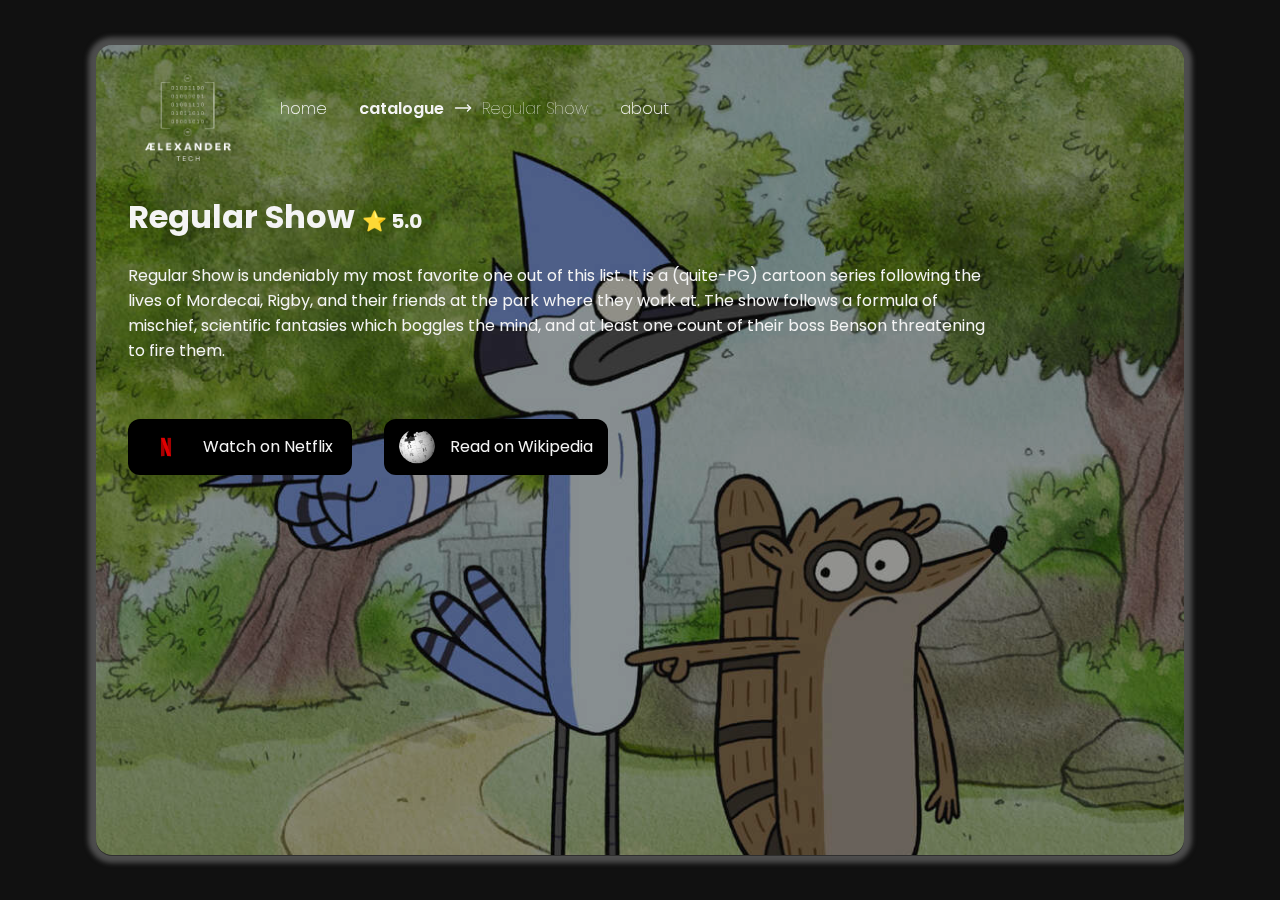
<file: regular-show.html>
<!DOCTYPE html>
<html lang="en">
    <head>
        <meta charset="UTF-8">
        <meta name="viewport" content="width=device-width, initial-scale=1.0">
        <title>Movie Ranking</title>
        <link rel = "stylesheet" href = "./css/main.css"> <!-- main design -->
        <link rel = "stylesheet" href = "./css/fonts.css"> <!-- font definitions -->
        <link rel="preconnect" href="https://fonts.googleapis.com">
        <link rel="preconnect" href="https://fonts.gstatic.com" crossorigin>
        <link href="https://fonts.googleapis.com/css2?family=Nunito:ital,wght@0,200..1000;1,200..1000&family=Poppins:ital,wght@0,100;0,200;0,300;0,400;0,500;0,600;0,700;0,800;0,900;1,100;1,200;1,300;1,400;1,500;1,600;1,700;1,800;1,900&display=swap" rel="stylesheet">
        <style>
            .content-item {
                background-image:url('./assets/regular-show-cover.jpg');  
            }

            .dark-container {
                background-color: #00000060; /*adjust here for container brightness/darkness. Higher values at the end darkens more the container. */
                height: inherit;
                padding-bottom: 1px;
            }
        </style>
    </head>
<body class = "poppins-extralight">
    <div class = "content-item">
        <div class = "dark-container">
            <section class = "navbar">
                <div class = "navbar-item-1">
                    <a href = "index.html">
                        <img src = "assets/aelexander-white-nobg.png" width = "120" height = "120" />
                    </a>
                </div>
                <div class = "navbar-item-2"><a href = "index.html">home</a></div>
                <div class = "navbar-item-3" style = "display: flex; gap: 10px;">
                    <a href = "catalogue.html" class = "navbar-item-3 active">catalogue</a>    
                    <svg xmlns="http://www.w3.org/2000/svg" width="18" height="24" viewBox="0 0 24 24" fill="none" stroke="currentColor" stroke-width="2" stroke-linecap="round" stroke-linejoin="round" class="lucide lucide-move-right"><path d="M18 8L22 12L18 16"/><path d="M2 12H22"/></svg>                    
                    <div class = "current-show">Regular Show</div>
                </div>
                <div class = "navbar-item-4"><a href = "about.html">about</a></div>
            </section>
            <section class = "body">  
                <h1 class = "title"> Regular Show <span id = "ranking"> ⭐ 5.0 </span></h1>
                <p class = "synopsis"> Regular Show is undeniably my most favorite one out of this list.
                    It is a (quite-PG) cartoon series following the lives
                    of Mordecai, Rigby, and their friends at the park where they work at.
                    The show follows a formula of mischief, scientific fantasies which boggles
                    the mind, and at least one count of their boss Benson threatening to fire them. 
                </p>
            </section>
            <section class = "button-group">
                <div class = "button-container-netflix">
                    <div class = "button-logo-netflix"></div>
                    <p><a href = "https://www.netflix.com/ph-en/title/70221402">Watch on Netflix</a></p>
                </div>
                <div class = "button-container-wikipedia">
                    <div class = "button-logo-wikipedia"></div>
                    <p><a href = "https://en.wikipedia.org/wiki/Regular_Show">Read on Wikipedia</a></p>
                </div>
            </section>
        </div>
    </div>
</body>
</html>
</file>
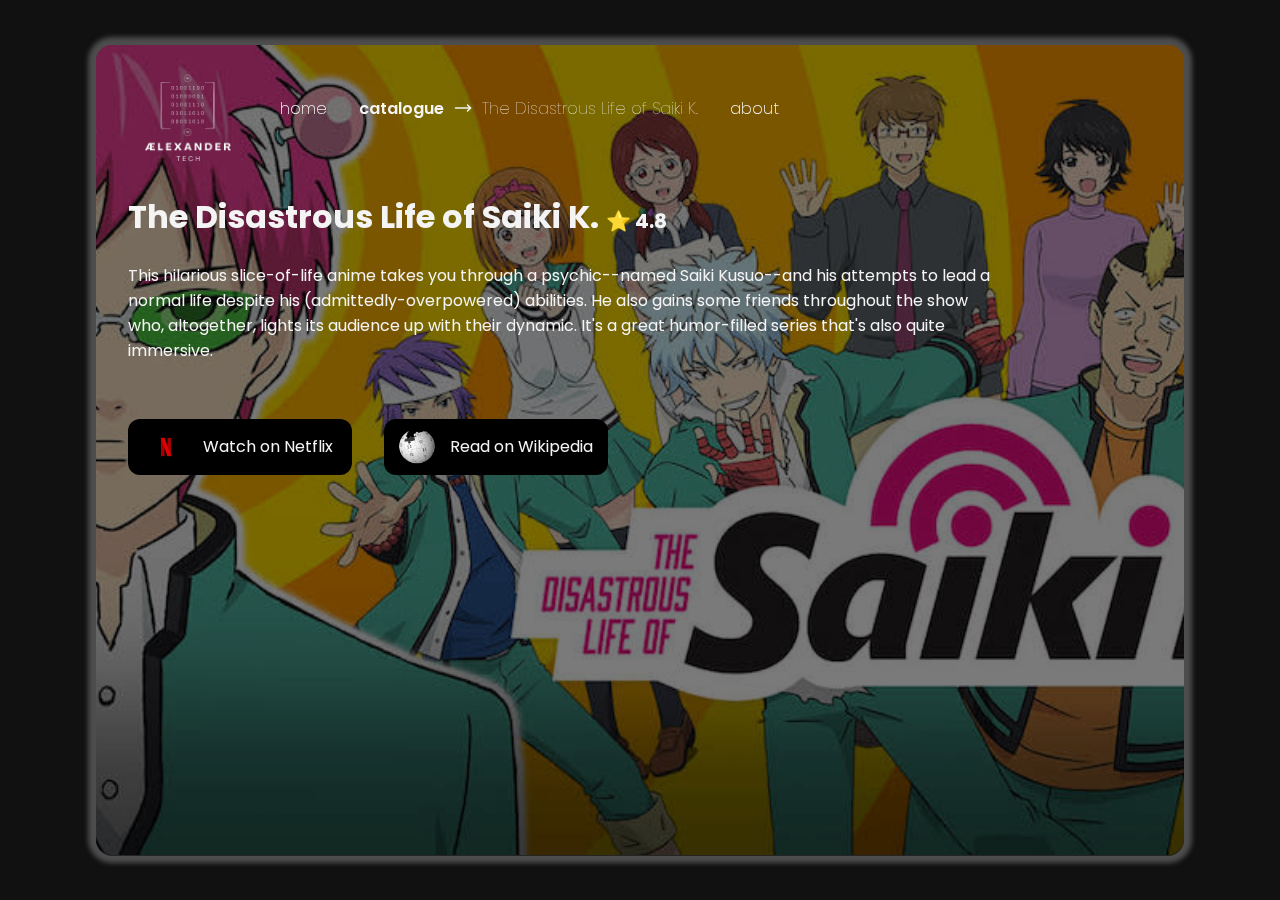
<file: saiki-k.html>
<!DOCTYPE html>
<html lang="en">
    <head>
        <meta charset="UTF-8">
        <meta name="viewport" content="width=device-width, initial-scale=1.0">
        <title>Movie Ranking</title>
        <link rel = "stylesheet" href = "./css/main.css"> <!-- main design -->
        <link rel = "stylesheet" href = "./css/fonts.css"> <!-- font definitions -->
        <link rel="preconnect" href="https://fonts.googleapis.com">
        <link rel="preconnect" href="https://fonts.gstatic.com" crossorigin>
        <link href="https://fonts.googleapis.com/css2?family=Nunito:ital,wght@0,200..1000;1,200..1000&family=Poppins:ital,wght@0,100;0,200;0,300;0,400;0,500;0,600;0,700;0,800;0,900;1,100;1,200;1,300;1,400;1,500;1,600;1,700;1,800;1,900&display=swap" rel="stylesheet">
        <style>
            .content-item {
                background-image:url('./assets/saiki-k-cover.jpg');  /* Edit this per page.*/
            }

            .dark-container {
                background-color: #00000085; /*adjust here for container brightness/darkness. Higher values at the end darkens more the container. */
                height: inherit;
                padding-bottom: 1px;
            }
        </style>
    </head>
<body class = "poppins-extralight">
    <div class = "content-item">
        <div class = "dark-container">
            <section class = "navbar">
                <div class = "navbar-item-1">
                    <a href = "index.html">
                        <img src = "assets/aelexander-white-nobg.png" width = "120" height = "120" />
                    </a>
                </div>
                <div class = "navbar-item-2"><a href = "index.html">home</a></div>
                <div class = "navbar-item-3" style = "display: flex; gap: 10px;">
                    <a href = "catalogue.html" class = "navbar-item-3 active">catalogue</a>    
                    <svg xmlns="http://www.w3.org/2000/svg" width="18" height="24" viewBox="0 0 24 24" fill="none" stroke="currentColor" stroke-width="2" stroke-linecap="round" stroke-linejoin="round" class="lucide lucide-move-right"><path d="M18 8L22 12L18 16"/><path d="M2 12H22"/></svg>                    
                    <div class = "current-show">The Disastrous Life of Saiki K.</div>
                </div>
                <div class = "navbar-item-4"><a href = "about.html">about</a></div>
            </section>
            <section class = "body">  
                <h1 class = "title"> The Disastrous Life of Saiki K. <span id = "ranking"> ⭐ 4.8 </span></h1>
                <p class = "synopsis">
                    This hilarious slice-of-life anime takes you through a psychic--named 
                    Saiki Kusuo--and his attempts to lead a normal life despite his 
                    (admittedly-overpowered) abilities. He also gains some friends throughout the 
                    show who, altogether, lights its audience up with their dynamic. It's a 
                    great humor-filled series that's also quite immersive.
                </p>
            </section>
            <section class = "button-group">
                <div class = "button-container-netflix">
                    <div class = "button-logo-netflix"></div>
                    <p><a href = "https://www.netflix.com/title/80117781" target="_blank">Watch on Netflix</a></p>
                </div>
                <div class = "button-container-wikipedia">
                    <div class = "button-logo-wikipedia"></div>
                    <p><a href = "https://en.wikipedia.org/wiki/The_Disastrous_Life_of_Saiki_K." target="_blank">Read on Wikipedia</a></p>
                </div>
            </section>
        </div>
    </div>
</body>
</html>
</file>
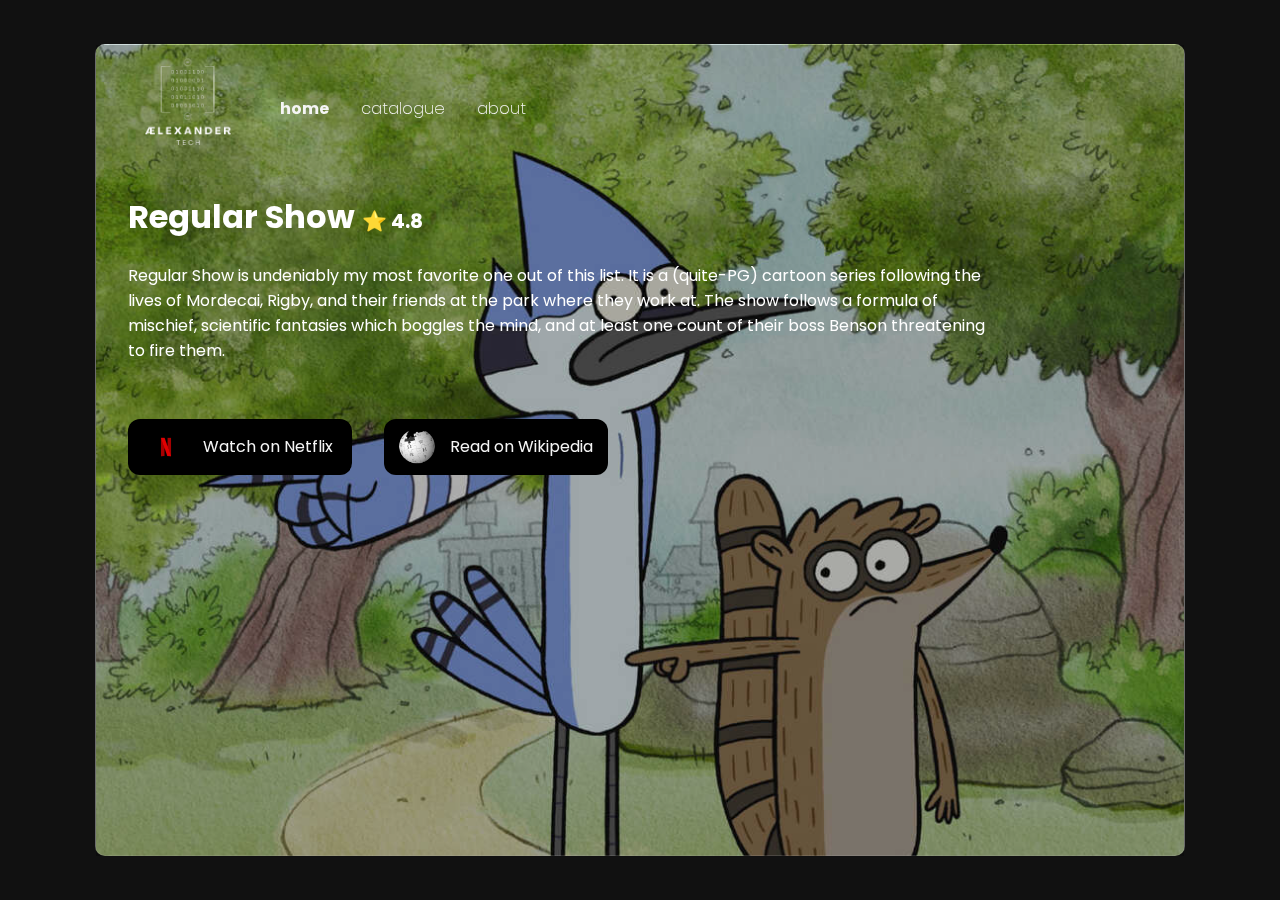
<file: sample-movie-card.html>
<!DOCTYPE html>
<html lang="en">
    <head>
        <meta charset="UTF-8">
        <meta name="viewport" content="width=device-width, initial-scale=1.0">
        <title>Movie Ranking</title>
        <link rel = "stylesheet" href = "./sample.css">
        <link rel="preconnect" href="https://fonts.googleapis.com">
        <link rel="preconnect" href="https://fonts.gstatic.com" crossorigin>
        <link href="https://fonts.googleapis.com/css2?family=Nunito:ital,wght@0,200..1000;1,200..1000&family=Poppins:ital,wght@0,100;0,200;0,300;0,400;0,500;0,600;0,700;0,800;0,900;1,100;1,200;1,300;1,400;1,500;1,600;1,700;1,800;1,900&display=swap" rel="stylesheet">
        <style>
    
            p { font-size: 1rem; }
            #ranking { font-size: 1.25rem;}
    
            .poppins-extralight {
                font-family: "Poppins", serif;
                font-weight: 200;
                font-style: normal;
            }
            
            .poppins-light {
                font-family: "Poppins", serif;
                font-weight: 300;
                font-style: normal;
            }
            
            .poppins-regular, p {
                font-family: "Poppins", serif;
                font-weight: 400;
                font-style: normal;
            }
            
            .poppins-medium {
                font-family: "Poppins", serif;
                font-weight: 500;
                font-style: normal;
            }
                
            .poppins-bold, h1 {
                font-family: "Poppins", serif;
                font-weight: 700;
                font-style: normal;
            }
        </style>
    </head>
<body class = "poppins-extralight">
    <div class = "content-item">
        <div class = "dark-container">
            <section class = "navbar">
                <div class = "navbar-item-1"><img src = "assets/aelexander-white-nobg.png" width = "120" height = "120" /></div>
                <div class = "navbar-item-2"><a href = "#" class = "active">home</a></div>
                <div class = "navbar-item-3"><a href = "#">catalogue</a></div>
                <div class = "navbar-item-3"><a href = "#">about</a></div>
            </section>
            <section class = "body">  
                <h1 class = "title"> Regular Show <span id = "ranking"> ⭐ 4.8 </span></h1>
                <p class = "synopsis"> Regular Show is undeniably my most favorite one out of this list.
                    It is a (quite-PG) cartoon series following the lives
                    of Mordecai, Rigby, and their friends at the park where they work at.
                    The show follows a formula of mischief, scientific fantasies which boggles
                    the mind, and at least one count of their boss Benson threatening to fire them. 
                </p>
            </section>
            <section class = "button-group">
                <div class = "button-container-netflix">
                    <div class = "button-logo-netflix"></div>
                    <p><a href = "https://www.netflix.com/ph-en/title/70221402">Watch on Netflix</a></p>
                </div>
                <div class = "button-container-wikipedia">
                    <div class = "button-logo-wikipedia"></div>
                    <p><a href = "https://en.wikipedia.org/wiki/Regular_Show">Read on Wikipedia</a></p>
                </div>
            </section>
        </div>
    </div>
</body>
</html>
</file>
<file: css/main.css>
body {
    background-color: #000000ee;
    margin: 0; /*important for ceasing scroll capability */
    height: 100vh;
    display: flex;
    align-items: center;  
    justify-content: center;
}

p { font-size: 1rem; }

#ranking { font-size: 1.25rem;}

a {
    color: #f4f4f4;
    text-decoration: none;
 }

 a.active { font-weight: 600; }

 a#catalogue-link {
    display: flex;
    align-items: center;
    justify-content: center;
    gap: 12px;
    width: 20%;
    border-radius: 20px;

    background-color: rgb(57, 57, 57);
    font-size: 1rem;

    padding: 0.65rem 0;
    margin-top: 2rem;
 }

 a#catalogue-link:hover {
    font-weight: 500;
    background-color: rgb(77, 77, 77);
    text-shadow: -4px 2px 1px rgba(40,40,40,1);
    box-shadow: -3.5px 4px 1px rgb(123, 123, 123);
    transition-duration: 100ms;
 }
 

 .heading { 
    font-size: 1.6rem; 
    font-weight: 700;
}

 /* what's inside the main container itself */
.content-item {
    background: rgba( 255, 255, 255, 0.25 );
    
    backdrop-filter: blur( 4px );
    -webkit-backdrop-filter: blur( 4px );
    border: 1px solid inherit;
    box-shadow: 0px 0px 5px 8px #88888882;
    height: 90vh;
    width: 85vw;
    margin-left: 5rem;
    margin-right: 5rem;

    /* background-image property set internally, per page. */
    background-repeat: no-repeat;
    background-position: center;
    background-size: cover;
}

.content-item, .dark-container {
    border-radius: 16px;
}

.navbar {
    color: #f4f4f4;
    border-radius: 10px 0px;

    display: flex;
    flex-direction: row;
    height: 8rem;
    justify-content: start;
    align-items: center;
    margin: -0.5px -0.5px;
}

.navbar > div {
    margin-left: 2rem;
}

.navbar > div:hover {
    font-weight: 800;
}

/* Logo */
.navbar-item-1 {
    margin-top :2rem; 
}

.current-show {
    color:#f5f5f5;
    font-weight: 100;
}

.current-show:hover  {
    font-weight: 100;
}

a.navbar-item-3:hover {
    font-weight: 800;
}

.title {
    color: #f4f4f4;
    font-size: 2rem;
    margin-left: 2rem;
}

section.content {
    color: #f4f4f4;
    font-size: 2rem;
    margin: 0 2rem;
}

.synopsis, .netflixLink, .wikiLink {
    color: #f4f4f4;
    font-size: 1rem;
    margin-left: 2rem;
    margin-right: 12rem;
}

.button-group {
    display:flex;
    flex-direction: row;
}

.button-container-netflix, .button-container-wikipedia, .button-container-youtube {
    background-color: black;
    color: #f2f1ee;

    width: 14rem;
    height: 3.5rem;
    margin-left: 2rem;
    margin-top: 2.5rem;
    display: flex;
    flex-direction: row;
    align-items: center;
    justify-content: space-evenly;
    border-radius: 12px;
}

.button-logo-netflix, .button-logo-wikipedia, .button-logo-youtube {
    height: 36px;
    width: 36px;
    border-radius: 100%;
    background-repeat: no-repeat;
    background-position: center;
    background-size: cover;
}

.button-logo-netflix {
    border: 1px solid black; 
    background-color: black; 
    background-image: url('../assets/netflix-logo.png');
}

.button-logo-wikipedia {
    background-image: url('../assets/wikipedia-logo.png');
}

.button-logo-youtube {
    background-image: url('../assets/youtube-logo.png');
}

.button-container-netflix:hover {
    background-color: #910000;
    cursor: pointer;
}

.button-container-wikipedia:hover {
    background-color: #606060;
    cursor: pointer;
}

.button-container-youtube:hover {
    background-color: #8d2121;
    cursor: pointer;
}

.catalogue-grid {
    display: grid;
    grid-template-rows: repeat(3, 90px);
    grid-template-columns: repeat(3, 1fr);
    width: inherit;
    padding-top: 2rem;
    font-size: 1.25rem !important;
    gap: 1rem;
}

.catalogue-grid > div {
    display: flex;  /* Ensures child elements (image) align properly */
    justify-content: center;
    align-items: center;
    overflow: hidden; 
    border-radius: 12px;
}

.catalogue-grid img {
    background-color: rgb(98, 98, 98);
    width: 100%;   
    height: 100%;  
    object-fit: cover;  /* Ensures image covers the area without stretching */
    border-radius: 12px; 
    transition: transform 2s ease-in-out;  /* Smooth transition effect */
}

.catalogue-grid > div:hover {
    transform: scale(0.95); /* Slightly zoom out */
    cursor: pointer;
    border: 2px solid white;
}

.about-content{
    display: flex;
    flex-direction: row-reverse;
    gap: 5rem;
    justify-content: space-evenly;
    align-items: center;
}

.icon-group {
    display: flex;
    gap: 1.25rem;
}

.icon-group > div {
    position: relative;
    padding: 1.25rem;
    border-radius: 100%;
    background-color: white;
    background-repeat: no-repeat;
    background-position: center;
    background-size: cover;
}

.icon-group a {
    position: absolute;
    top: 0;
    left: 0;
    border-radius: 100%;
    cursor: pointer;
    height: 100%;
    width: 100%;    
}
</file>
<file: css/fonts.css>
/* Font definitions */

.poppins-extralight {
    font-family: "Poppins", serif;
    font-weight: 200;
    font-style: normal;
}

.poppins-light {
    font-family: "Poppins", serif;
    font-weight: 300;
    font-style: normal;
}

.poppins-regular, p {
    font-family: "Poppins", serif;
    font-weight: 400;
    font-style: normal;
}

.poppins-medium {
    font-family: "Poppins", serif;
    font-weight: 500;
    font-style: normal;
}
    
.poppins-bold, h1 {
    font-family: "Poppins", serif;
    font-weight: 700;
    font-style: normal;
}
</file>
<file: sample.css>
body {
    background-color: #000000ee;
    margin: 0; /*important for ceasing scroll capability */
    height: 100vh;
    display: flex;
    align-items: center;  
    justify-content: center;
}

 a {
    color: #f5f5f5;
    text-decoration: none;
 }

 a.active {
    font-weight: 700;
 }

.content-item {
    background: rgba( 255, 255, 255, 0.25 );
    
    backdrop-filter: blur( 4px );
    -webkit-backdrop-filter: blur( 4px );
    border-radius: 10px;
    border: 1px solid rgba( 255, 255, 255, 0.18 );
    
    height: 90vh;
    width: 85vw;
    margin-left: 5rem;
    margin-right: 5rem;

    background-image:url('assets/regular-show-cover.jpg');
    background-repeat: no-repeat;
    background-position: center;
    background-size: cover;
}

.dark-container {
    background-color: #00000045;
    height: inherit;
    padding-bottom: 1px;
}

.navbar {
    color: white;
    border-radius: 10px 0px;

    display: flex;
    flex-direction: row;
    height: 8rem;
    justify-content: start;
    align-items: center;
    margin: -0.5px -0.5px;
}

.navbar > div {
    margin-left: 2rem;
}

.title {
    color: white;
    font-size: 2rem;
    margin-left: 2rem;
}

.synopsis, .netflixLink, .wikiLink {
    color: white;
    font-size: 1rem;
    margin-left: 2rem;
    margin-right: 12rem;
}

.button-group {
    display:flex;
    flex-direction: row;
}

.button-container-netflix, .button-container-wikipedia {
    background-color: black;
    color: #f5f5f5;

    width: 14rem;
    height: 3.5rem;
    margin-left: 2rem;
    margin-top: 2.5rem;
    display: flex;
    flex-direction: row;
    align-items: center;
    justify-content: space-evenly;
    border-radius: 12px;
}

.button-logo-netflix {
    height: 36px;
    width: 36px;
    border-radius: 100%;
    border: 1px solid black;
    background-color: black;
    background-image: url('./assets/netflix-logo.png');
    background-repeat: no-repeat;
    background-position: center;
    background-size: cover;
}

.button-logo-wikipedia {
    height: 36px;
    width: 36px;
    border-radius: 100%;
    background-image: url('./assets/wikipedia-logo.png');
    background-repeat: no-repeat;
    background-position: center;
    background-size: cover;
}


.button-container-netflix:hover {
    background-color: #910000;
    color: #f5f5f5;
    cursor: pointer;
}

.button-container-wikipedia:hover {
    background-color: #606060;
    cursor: pointer;
}
</file>
